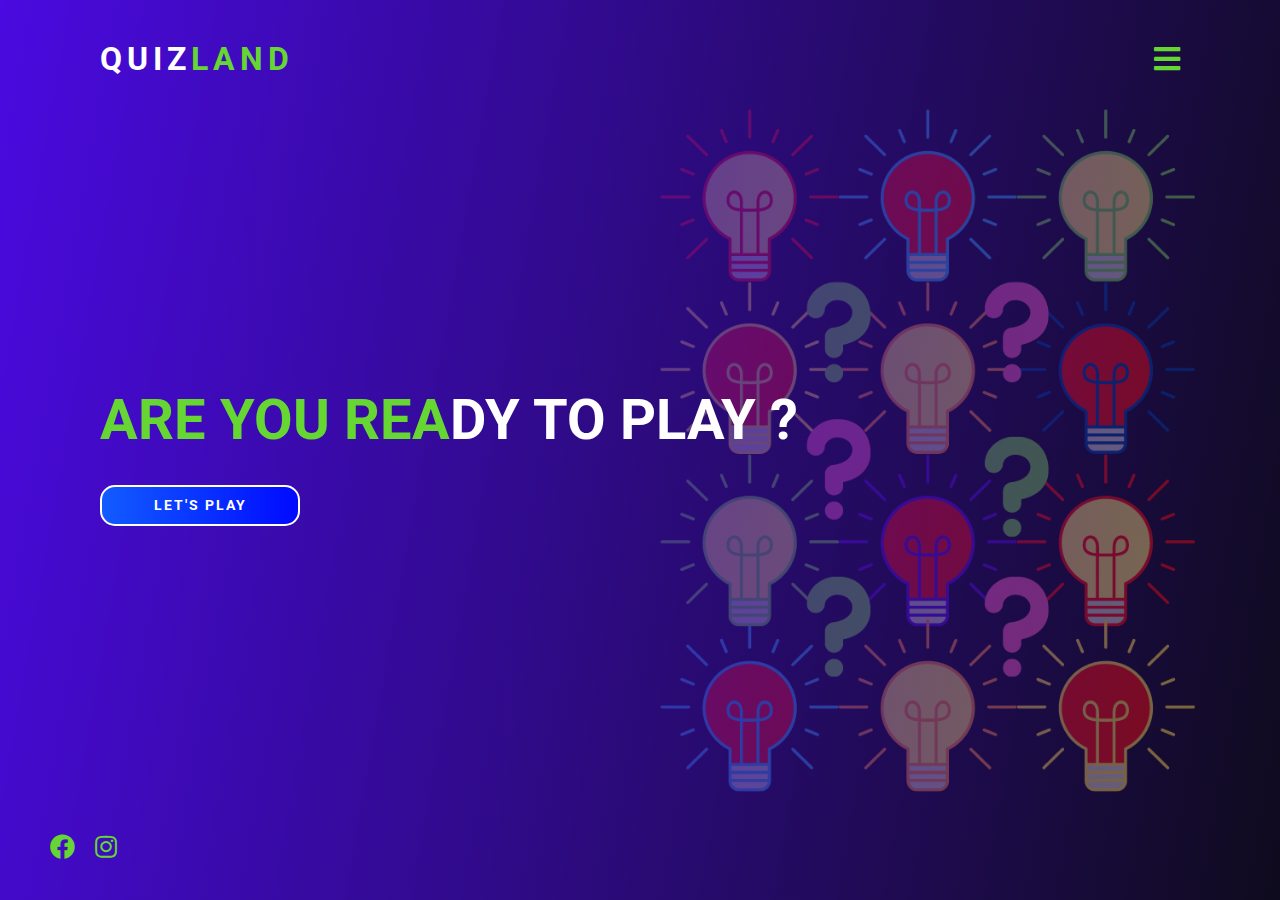
<file: index.html>
<!DOCTYPE html>
<html lang="en">

<head>
    <meta charset="UTF-8">
    <meta http-equiv="X-UA-Compatible" content="IE=edge">
    <meta name="viewport" content="width=device-width, initial-scale=1.0">
    <meta name="description" content="Quiz Land - Play your online quiz">
    <meta name="keywords" content="Games, Quiz, Sports, History, Geography">
    <meta property="og:image" content="assets/images/readme/home-page.png">
    <meta name="twitter:image" content="assets/images/readme/home-page.png">

    <!-- WEBSITE TITLE -->
    <title>QUIZ GAME</title>

    <!-- FAVICON -->
    <link rel="icon" href="assets/images/favicon1.png">

    <!-- FONT-AWESOME -->
    <link rel="stylesheet" href="https://cdnjs.cloudflare.com/ajax/libs/font-awesome/5.15.3/css/all.min.css">

    <!-- MAIN CSS -->
    <link rel="stylesheet" href="assets/css/main.css">
    <link rel="stylesheet" href="assets/css/responsive.css">
</head>

<body id="body">

    <!-- HERO SECTION -->
    <main id="hero-section" class="hero-section main-bg quiz-bg-1 flex">
        <div class="header flex">
            <h3 class="logo">Quiz<span class="interactive-color">Land</span></h3>
            <div class="toggler">
                <i class="fa fa-bars interactive-color"></i>
                <i class="fa fa-times interactive-color"></i>
            </div>
        </div>
        <div class="text">
            <h3 class="fancy-text">Are You Ready To Play ?</h3>
            <a class="btn" id="get-quiz-btn" aria-label="Go to a random quiz page to start a game">Let's Play</a>
        </div>
        <ul class="social flex flex-center">
            <li><a href="https://www.facebook.com/" target="_blank" rel="noopener"
                    aria-label="Go to the Facebook game page"><i class="fab fa-facebook interactive-color"></i></a></li>
            <li><a href="https://www.instagram.com/" target="_blank" rel="noopener"
                    aria-label="Go to the Instagram game page"><i class="fab fa-instagram interactive-color"></i></a>
            </li>
        </ul>
    </main>
    <!-- END OF HERO SECTION -->

    <!-- MENU -->
    <nav id="menu" class="menu flex-center">
        <div class="day-time-icons">
            <i class="far fa-moon"></i>
            <i class="fas fa-sun"></i>
        </div>
        <ul>
            <li><a href="pages/game-1.html" class="btn" aria-label="Go to the game sports page to start a game">
                    Quiz Sports</a></li>
            <li><a href="pages/game-2.html" class="btn" aria-label="Go to the game history page to start a game">
                    Quiz History</a></li>
            <li><a href="pages/game-3.html" class="btn" aria-label="Go to the game geography page to start a game">
                    QuizGeography</a></li>
            <li><a href="pages/scores.html" aria-label="Go to the best scores page" class="btn">
                    High Scores</a></li>
            <li class="logo-menu text-center">
                <h3 class="logo">Quiz<span class="interactive-color">
                        Land</span></h3>
            </li>
        </ul>
    </nav>
    <!-- END OF MENU -->

    <!-- MAIN JS -->
    <script src="assets/js/get-game.js"></script>
    <script src="assets/js/script.js"></script>

</body>

</html>
</file>
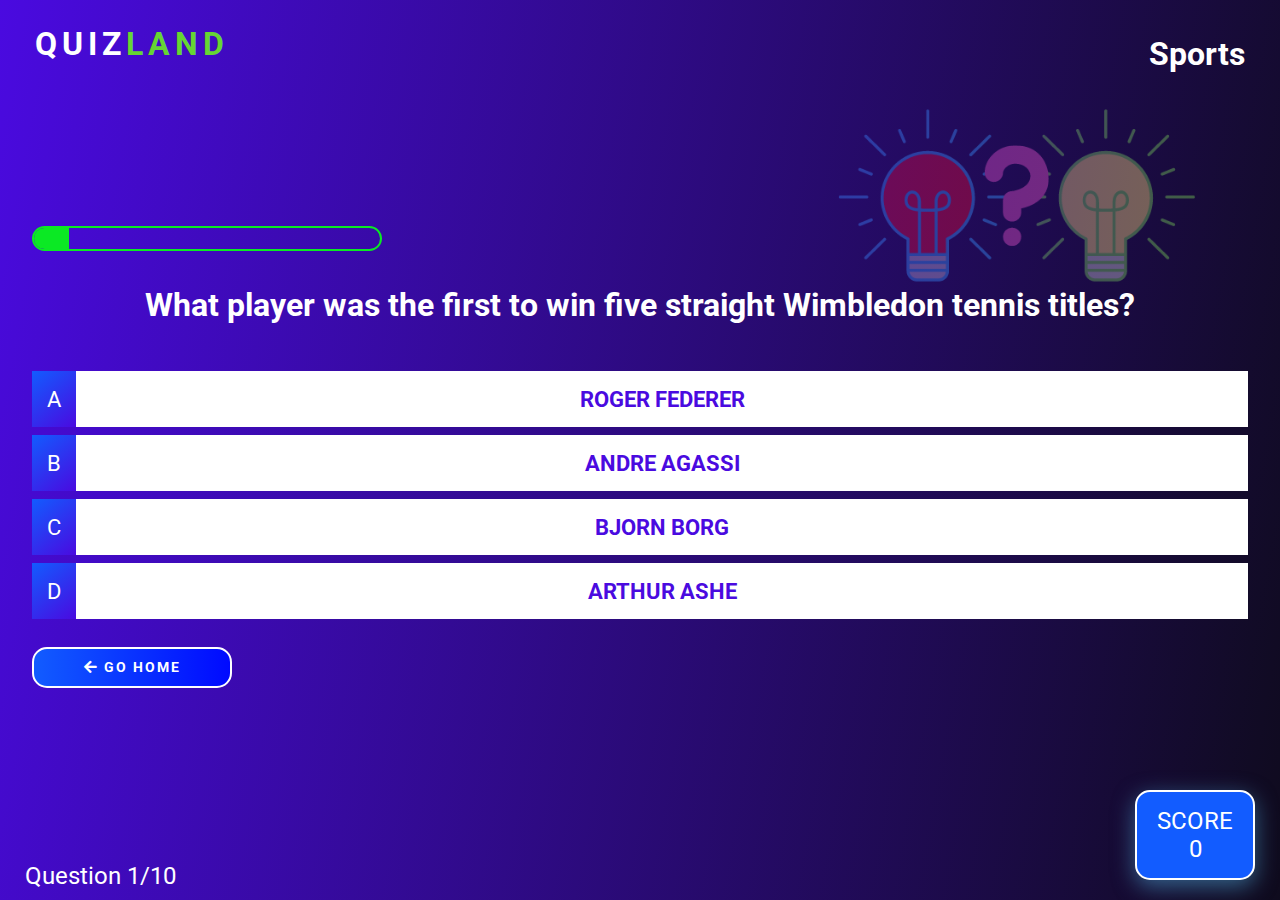
<file: pages/game-1.html>
<!DOCTYPE html>
<html lang="en">

<head>
    <meta charset="UTF-8">
    <meta http-equiv="X-UA-Compatible" content="IE=edge">
    <meta name="viewport" content="width=device-width, initial-scale=1.0">
    <meta name="description" content="Quiz Land - Play your online quiz">
    <meta name="keywords" content="Games, Quiz, Sports, History, Geography">

    <!-- WEBSITE TITLE -->
    <title>QUIZ GAME</title>

    <!-- FAVICON -->
    <link rel="icon" href="../assets/images/favicon1.png">

    <!-- FONT-AWESOME -->
    <link rel="stylesheet" href="https://cdnjs.cloudflare.com/ajax/libs/font-awesome/5.15.3/css/all.min.css">

    <!-- MAIN CSS -->
    <link rel="stylesheet" href="../assets/css/main.css">
    <link rel="stylesheet" href="../assets/css/responsive.css">
</head>

<body>
    <!-- PLAY GAME SECTION -->
    <section id="game-section" class="main-bg quiz-bg-2">
        <div class="header">
            <h3 class="logo">Quiz<span class="interactive-color">Land</span></h3>
            <h4 id="category" data-category="sports">Sports</h4>
        </div>
        <div class="container flex-center">
            <div id="game" class="justify-center flex-column">
                <div id="scoreboard">
                    <div>
                        <div id="progress-text" class="scoreboard-text">
                            Question
                        </div>
                        <div class="progress-bar">
                            <div id="progress-bar-full"></div>
                        </div>
                    </div>
                    <div class="box-score text-center ">
                        <p class="scoreboard-text">
                            Score
                        </p>
                        <p class="scoreboard-text" id="score">
                            0
                        </p>
                    </div>
                </div>
                <div class="container-questions">
                    <h2 id="question" class="text-center">Question</h2>
                    <div class="choice-container">
                        <p class="choice">A</p>
                        <p class="choice-text text-center " data-choice="1"></p>
                    </div>
                    <div class="choice-container">
                        <p class="choice">B</p>
                        <p class="choice-text text-center " data-choice="2"></p>
                    </div>
                    <div class="choice-container">
                        <p class="choice">C</p>
                        <p class="choice-text text-center " data-choice="3"></p>
                    </div>
                    <div class="choice-container">
                        <p class="choice">D</p>
                        <p class="choice-text text-center " data-choice="4"></p>
                    </div>
                    <div>
                        <a href="../index.html" class="btn" aria-label="Go to the home page"><i
                                class="fas fa-arrow-left"></i> Go Home</a>
                    </div>
                </div>
            </div>
        </div>
    </section>
    <!-- END OF PLAY GAME SECTION -->

    <!-- MAIN JS -->
    <script src="../assets/js/global.js"></script>
    <script src="../assets/js/questions-array.js"></script>
    <script src="../assets/js/game.js"></script>

</body>

</html>
</file>
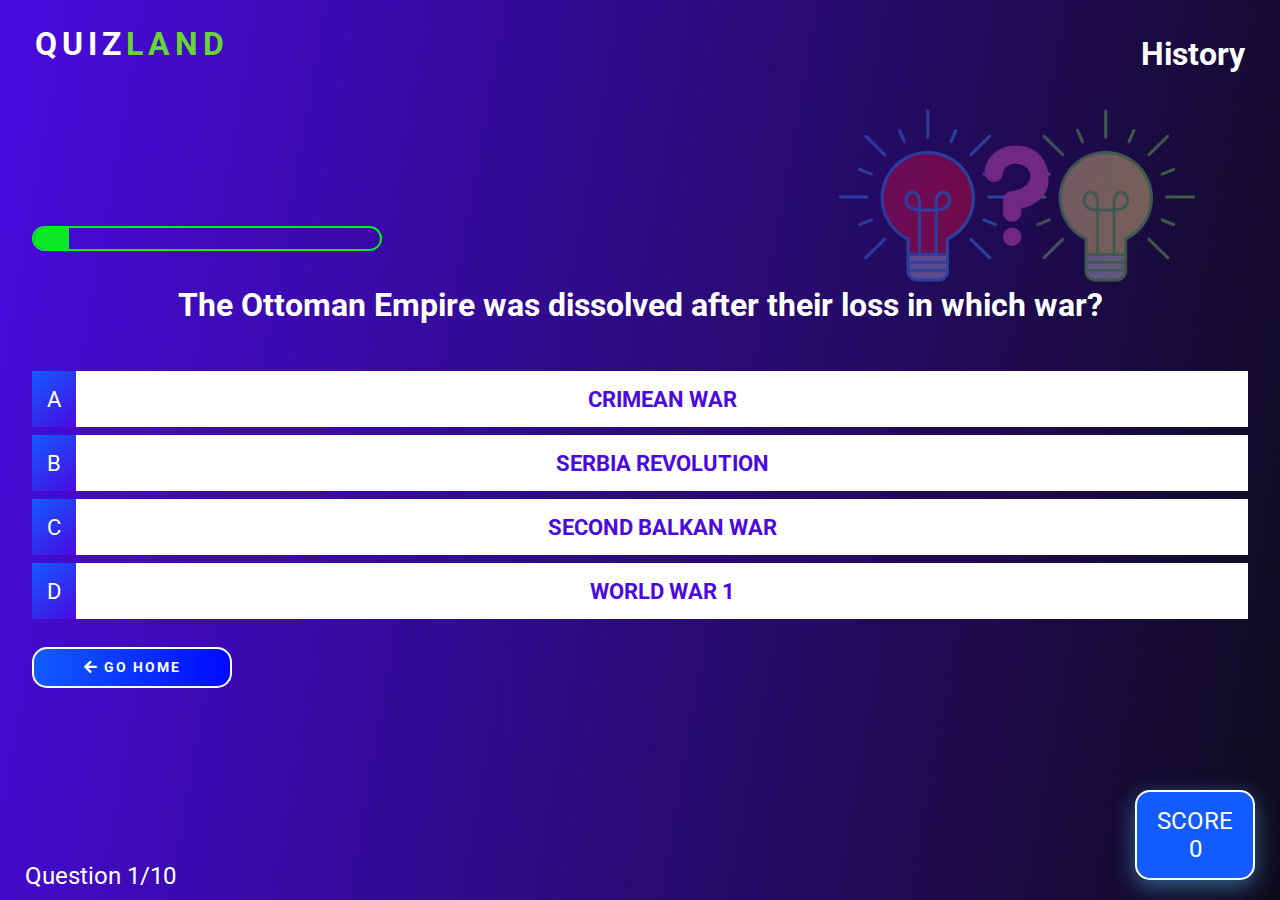
<file: pages/game-2.html>
<!DOCTYPE html>
<html lang="en">

<head>
    <meta charset="UTF-8">
    <meta http-equiv="X-UA-Compatible" content="IE=edge">
    <meta name="viewport" content="width=device-width, initial-scale=1.0">
    <meta name="description" content="Quiz Land - Play your online quiz">
    <meta name="keywords" content="Games, Quiz, Sports, History, Geography">

    <!-- WEBSITE TITLE -->
    <title>QUIZ GAME</title>

    <!-- FAVICON -->
    <link rel="icon" href="../assets/images/favicon1.png">

    <!-- FONT-AWESOME -->
    <link rel="stylesheet" href="https://cdnjs.cloudflare.com/ajax/libs/font-awesome/5.15.3/css/all.min.css">

    <!-- MAIN CSS -->
    <link rel="stylesheet" href="../assets/css/main.css">
    <link rel="stylesheet" href="../assets/css/responsive.css">
</head>

<body>
    <!-- PLAY GAME SECTION -->
    <section id="game-section" class="main-bg quiz-bg-2">
        <div class="header">
            <h3 class="logo">Quiz<span class="interactive-color">Land</span></h3>
            <h4 id="category" data-category="history">History</h4>
        </div>
        <div class="container flex-center">
            <div id="game" class="justify-center flex-column">
                <div id="scoreboard">
                    <div>
                        <div id="progress-text" class="scoreboard-text">
                            Question
                        </div>
                        <div class="progress-bar">
                            <div id="progress-bar-full"></div>
                        </div>
                    </div>
                    <div class="box-score text-center ">
                        <p class="scoreboard-text">
                            Score
                        </p>
                        <p class="scoreboard-text" id="score">
                            0
                        </p>
                    </div>
                </div>
                <div class="container-questions">
                    <h2 id="question" class="text-center">Question</h2>
                    <div class="choice-container">
                        <p class="choice">A</p>
                        <p class="choice-text text-center " data-choice="1"></p>
                    </div>
                    <div class="choice-container">
                        <p class="choice">B</p>
                        <p class="choice-text text-center " data-choice="2"></p>
                    </div>
                    <div class="choice-container">
                        <p class="choice">C</p>
                        <p class="choice-text text-center " data-choice="3"></p>
                    </div>
                    <div class="choice-container">
                        <p class="choice">D</p>
                        <p class="choice-text text-center " data-choice="4"></p>
                    </div>
                    <div>
                        <a href="../index.html" class="btn" aria-label="Go to the home page"><i
                                class="fas fa-arrow-left"></i> Go Home</a>
                    </div>
                </div>
            </div>
        </div>
    </section>
    <!-- END OF PLAY GAME SECTION -->

    <!-- MAIN JS -->
    <script src="../assets/js/global.js"></script>
    <script src="../assets/js/questions-array.js"></script>
    <script src="../assets/js/game.js"></script>

</body>

</html>
</file>
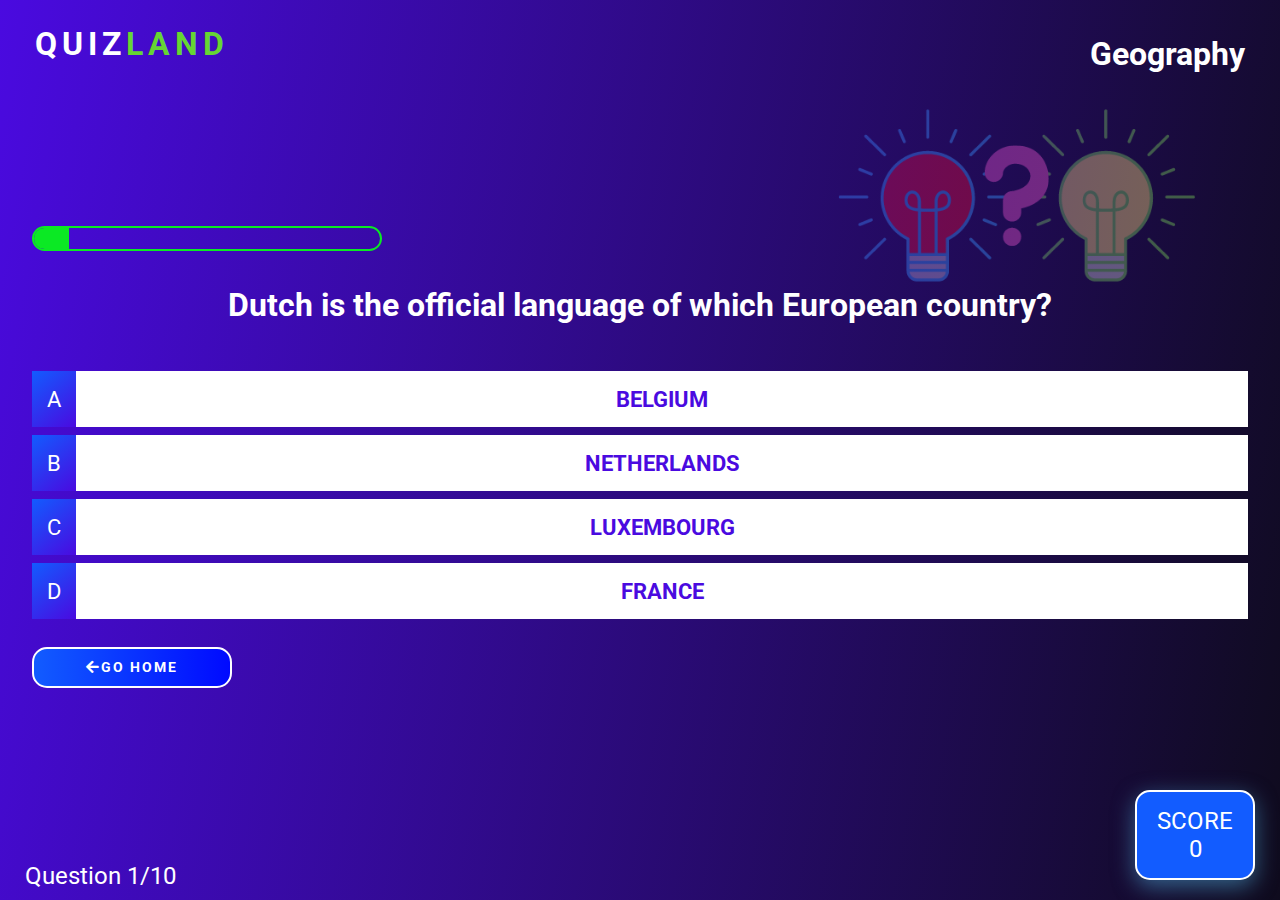
<file: pages/game-3.html>
<!DOCTYPE html>
<html lang="en">

<head>
    <meta charset="UTF-8">
    <meta http-equiv="X-UA-Compatible" content="IE=edge">
    <meta name="viewport" content="width=device-width, initial-scale=1.0">
    <meta name="description" content="Quiz Land - Play your online quiz">
    <meta name="keywords" content="Games, Quiz, Sports, History, Geography">

    <!-- WEBSITE TITLE -->
    <title>QUIZ GAME</title>

    <!-- FAVICON -->
    <link rel="icon" href="../assets/images/favicon1.png">

    <!-- FONT-AWESOME -->
    <link rel="stylesheet" href="https://cdnjs.cloudflare.com/ajax/libs/font-awesome/5.15.3/css/all.min.css">

    <!-- MAIN CSS -->
    <link rel="stylesheet" href="../assets/css/main.css">
    <link rel="stylesheet" href="../assets/css/responsive.css">
</head>

<body>
    <!-- PLAY GAME SECTION -->
    <section id="game-section" class="main-bg quiz-bg-2">
        <div class="header">
            <h3 class="logo">Quiz<span class="interactive-color">Land</span></h3>
            <h4 id="category" data-category="geography">Geography</h4>
        </div>
        <div class="container flex-center">
            <div id="game" class="justify-center flex-column">
                <div id="scoreboard">
                    <div>
                        <div id="progress-text" class="scoreboard-text">
                            Question
                        </div>
                        <div class="progress-bar">
                            <div id="progress-bar-full"></div>
                        </div>
                    </div>
                    <div class="box-score text-center ">
                        <p class="scoreboard-text">
                            Score
                        </p>
                        <p class="scoreboard-text" id="score">
                            0
                        </p>
                    </div>
                </div>
                <div class="container-questions">
                    <h2 id="question" class="text-center">Question</h2>
                    <div class="choice-container">
                        <p class="choice">A</p>
                        <p class="choice-text text-center" data-choice="1"></p>
                    </div>
                    <div class="choice-container">
                        <p class="choice">B</p>
                        <p class="choice-text text-center" data-choice="2"></p>
                    </div>
                    <div class="choice-container">
                        <p class="choice">C</p>
                        <p class="choice-text text-center" data-choice="3"></p>
                    </div>
                    <div class="choice-container">
                        <p class="choice">D</p>
                        <p class="choice-text text-center" data-choice="4"></p>
                    </div>
                    <div>
                        <a href="../index.html" class="btn" aria-label="Go to the home page"><i
                                class="fas fa-arrow-left"></i>Go Home</a>
                    </div>
                </div>
            </div>
        </div>
    </section>
    <!-- END OF PLAY GAME SECTION -->

    <!-- MAIN JS -->
    <script src="../assets/js/global.js"></script>
    <script src="../assets/js/questions-array.js"></script>
    <script src="../assets/js/game.js"></script>

</body>

</html>
</file>
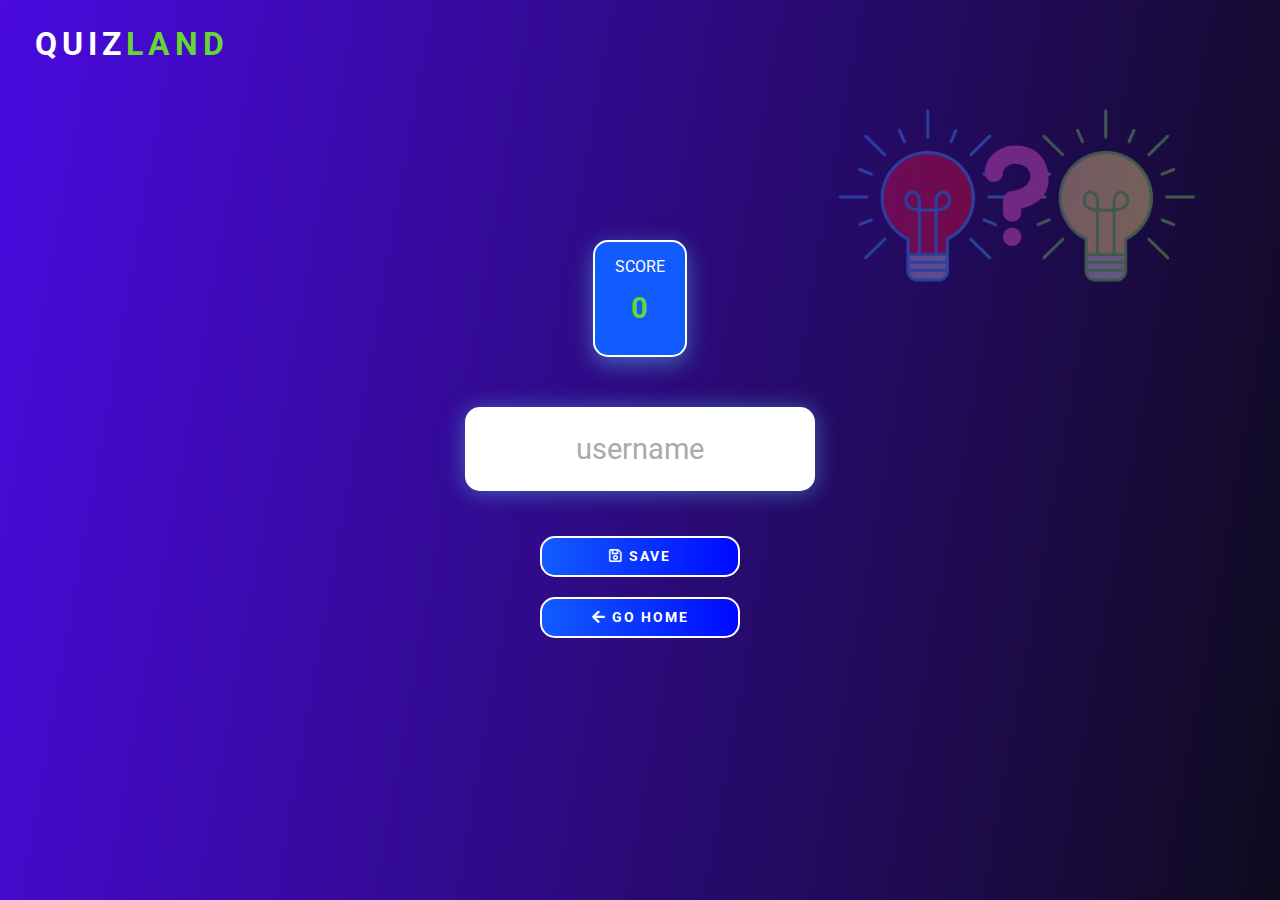
<file: pages/game-end.html>
<!DOCTYPE html>
<html lang="en">

<head>
  <meta charset="UTF-8">
  <meta name="viewport" content="width=device-width, initial-scale=1.0">
  <meta http-equiv="X-UA-Compatible" content="ie=edge">
  <meta name="description" content="Quiz Land - Play your online quiz">
  <meta name="keywords" content="Games, Quiz, Sports, History, Geography">

  <!-- WEBSITE TITLE -->
  <title>QUIZ GAME</title>

  <!-- FAVICON -->
  <link rel="icon" href="../assets/images/favicon1.png">

  <!-- FONT-AWESOME -->
  <link rel="stylesheet" href="https://cdnjs.cloudflare.com/ajax/libs/font-awesome/5.15.3/css/all.min.css">

  <!-- MAIN CSS -->
  <link rel="stylesheet" href="../assets/css/main.css">
  <link rel="stylesheet" href="../assets/css/responsive.css">
</head>

<body>

  <!-- GAME END SECTION -->
  <section id="game-end" class="main-bg quiz-bg-2">
    <h3 class="logo">Quiz<span class="interactive-color">Land</span></h3>
    <div class="container">
      <div id="end" class="flex-center flex-column">
        <div class="box-score text-center">
          Score
          <h3 id="final-score" class="title interactive-color">000</h3>
        </div>
        <form class="flex-column flex-center">
          <input class="text-center" type="text" name="username" id="username" placeholder="username" required
            maxlength="12" />
          <button type="submit" class="btn" id="save-score" onclick="saveHighScore(event)" disabled>
            <span><i class="far fa-save"></i></span> Save
          </button>
        </form>
        <a href="../index.html" class="btn" aria-label="Go to the home page"><i class="fas fa-arrow-left"></i> Go
          Home</a>
      </div>
    </div>
  </section>
  <!-- END OF GAME END SECTION -->

  <!-- MAIN JS -->
  <script src="../assets/js/global.js"></script>
  <script src="../assets/js/game-end.js"></script>

</body>

</html>
</file>
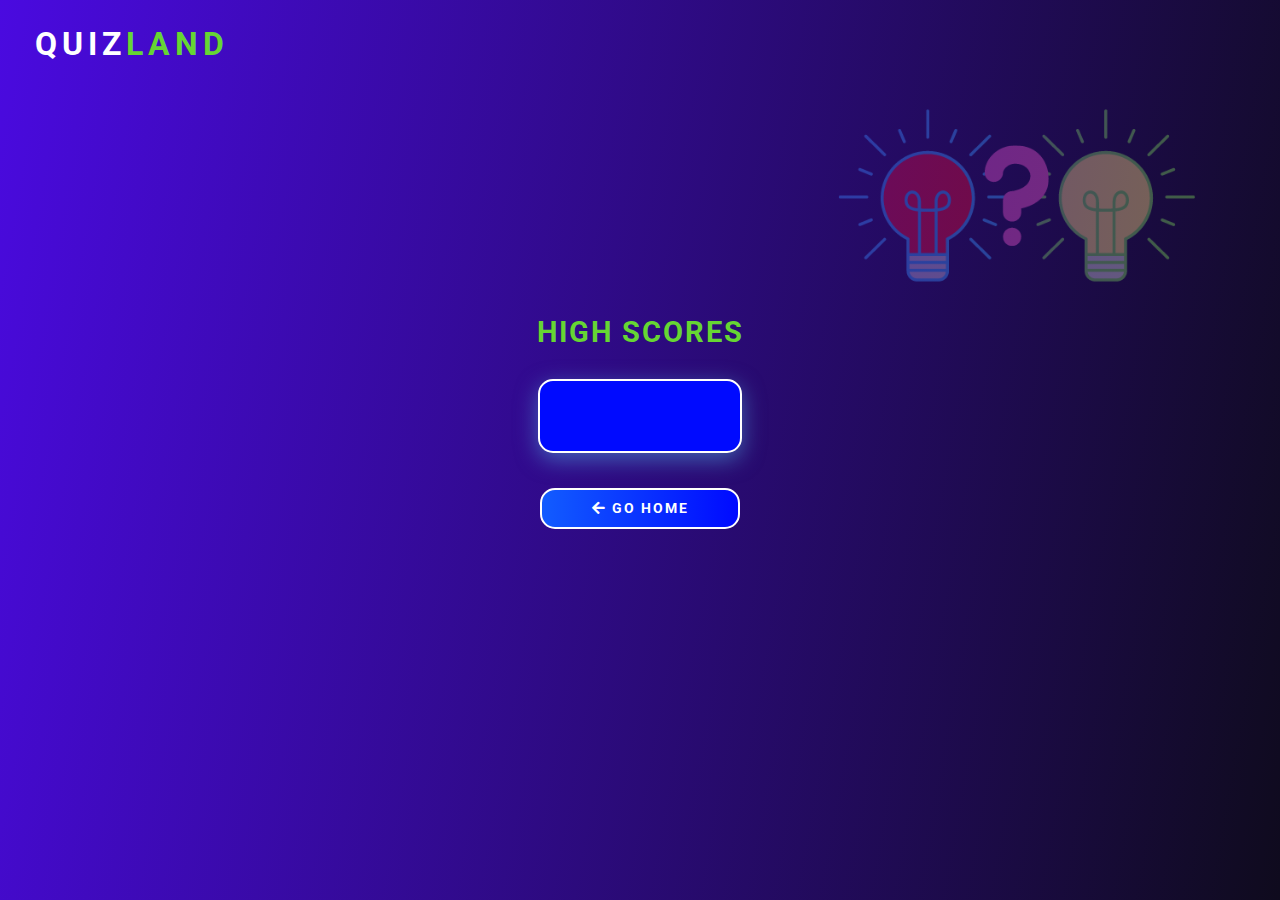
<file: pages/scores.html>
<!DOCTYPE html>
<html lang="en">

<head>
  <meta charset="UTF-8">
  <meta http-equiv="X-UA-Compatible" content="IE=edge">
  <meta name="viewport" content="width=device-width, initial-scale=1.0">
  <meta name="description" content="Quiz Land - Play your online quiz">
  <meta name="keywords" content="Games, Quiz, Sports, History, Geography">

  <!-- WEBSITE TITLE -->
  <title>QUIZ GAME</title>

  <!-- FAVICON -->
  <link rel="icon" href="../assets/images/favicon1.png">

  <!-- FONT-AWESOME -->
  <link rel="stylesheet" href="https://cdnjs.cloudflare.com/ajax/libs/font-awesome/5.15.3/css/all.min.css">

  <!-- MAIN CSS -->
  <link rel="stylesheet" href="../assets/css/main.css">
  <link rel="stylesheet" href="../assets/css/responsive.css">
</head>

<body>

  <!-- SCORES SECTION -->
  <section id="scores-page" class="main-bg quiz-bg-2">
    <h3 class="logo">Quiz<span class="interactive-color">Land</span></h3>
    <div class="container">
      <div id="highScores" class="flex-center flex-column">
        <h1 id="finalScore" class="title interactive-color">High Scores</h1>
        <div class="highscores-box">
          <ol id="highScoresList"></ol>
        </div>
        <a href="../index.html" class="btn" aria-label="Go to the home page"><i class="fas fa-arrow-left"></i> Go
          Home</a>
      </div>
    </div>
  </section>
  <!-- END OF SCORES SECTION -->

  <!-- MAIN JS -->
  <script src="../assets/js/global.js"></script>
  <script src="../assets/js/scores.js"></script>

</body>

</html>
</file>
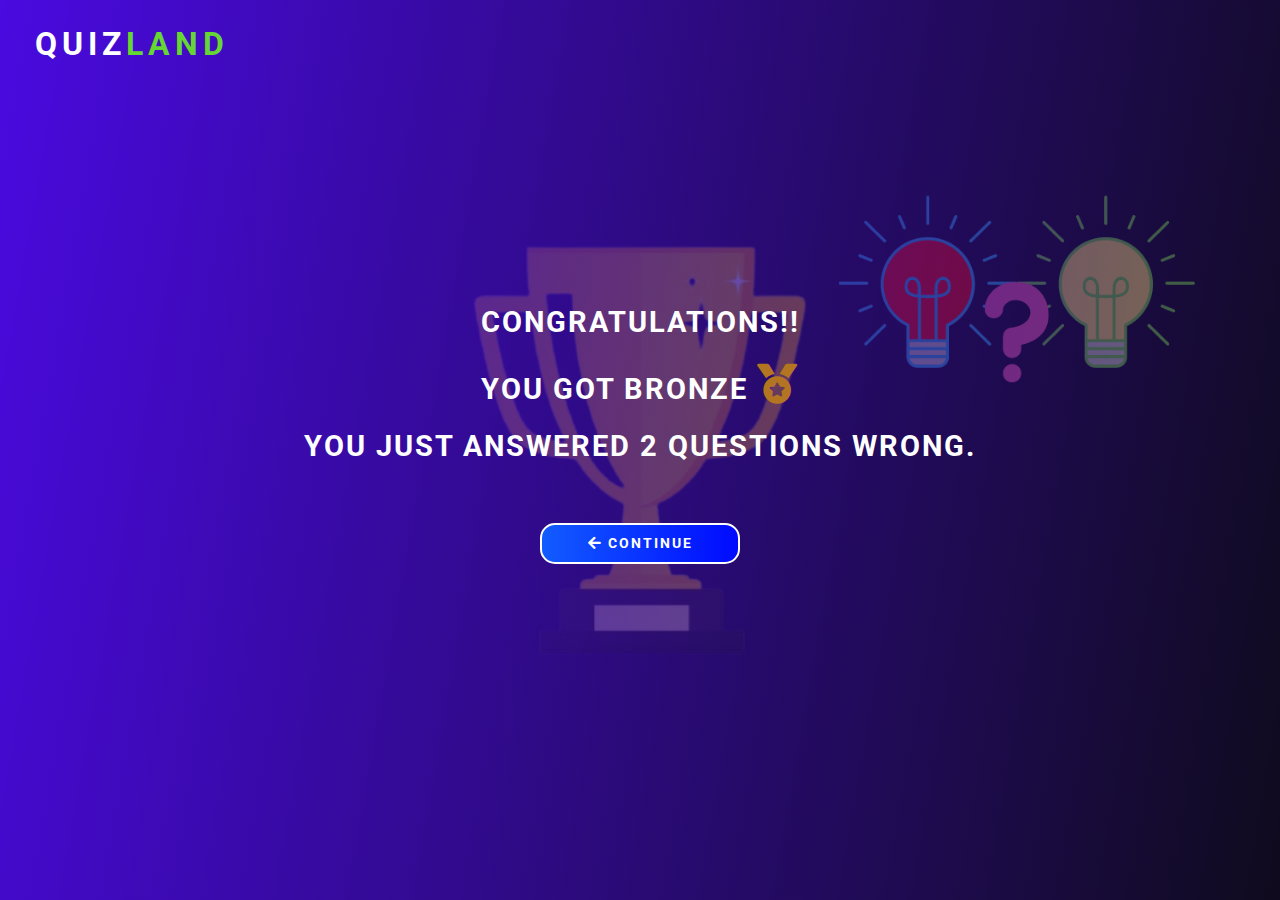
<file: pages/trophy-bronze.html>
<!DOCTYPE html>
<html lang="en">

<head>
  <meta charset="UTF-8">
  <meta name="viewport" content="width=device-width, initial-scale=1.0">
  <meta http-equiv="X-UA-Compatible" content="ie=edge">
  <meta name="description" content="Quiz Land - Play your online quiz">
  <meta name="keywords" content="Games, Quiz, Sports, History, Geography">

  <!-- WEBSITE TITLE -->
  <title>QUIZ GAME</title>

  <!-- FAVICON -->
  <link rel="icon" href="../assets/images/favicon1.png">

  <!-- FONT-AWESOME -->
  <link rel="stylesheet" href="https://cdnjs.cloudflare.com/ajax/libs/font-awesome/5.15.3/css/all.min.css">

  <!-- MAIN CSS -->
  <link rel="stylesheet" href="../assets/css/main.css">
  <link rel="stylesheet" href="../assets/css/responsive.css">
</head>

<body>
  <!-- TROPHY SECTION -->
  <section id="trophy-page" class="main-bg quiz-bg-3">
    <h3 class="logo">Quiz<span class="interactive-color">Land</span></h3>
    <div class="container">
      <div class="flex-center flex-column">
        <h3 class="title text-center">Congratulations!!<br>You got Bronze <i
            class="fas fa-medal bronze-color"></i><br>You just answered 2 questions wrong.</h3>
        <a href="./scores.html" class="btn" aria-label="Go to the scores page"><i class="fas fa-arrow-left"></i>
          Continue</a>
      </div>
    </div>
  </section>
  <!-- END OF TROPHY SECTION -->
</body>

</html>
</file>
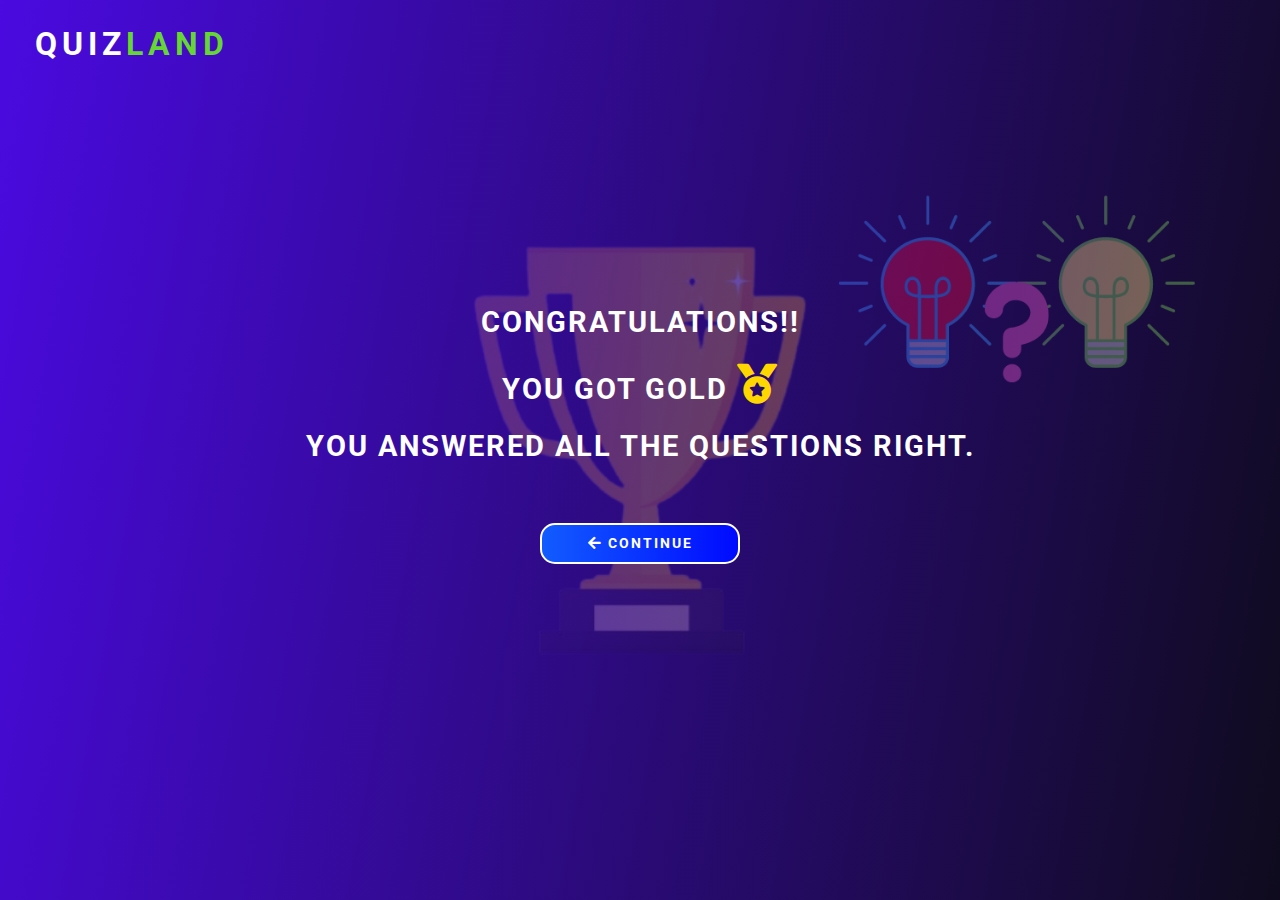
<file: pages/trophy-gold.html>
<!DOCTYPE html>
<html lang="en">

<head>
  <meta charset="UTF-8">
  <meta name="viewport" content="width=device-width, initial-scale=1.0">
  <meta http-equiv="X-UA-Compatible" content="ie=edge">
  <meta name="description" content="Quiz Land - Play your online quiz">
  <meta name="keywords" content="Games, Quiz, Sports, History, Geography">

  <!-- WEBSITE TITLE -->
  <title>QUIZ GAME</title>

  <!-- FAVICON -->
  <link rel="icon" href="../assets/images/favicon1.png">

  <!-- FONT-AWESOME -->
  <link rel="stylesheet" href="https://cdnjs.cloudflare.com/ajax/libs/font-awesome/5.15.3/css/all.min.css">

  <!-- MAIN CSS -->
  <link rel="stylesheet" href="../assets/css/main.css">
  <link rel="stylesheet" href="../assets/css/responsive.css">
</head>

<body>
  <!-- TROPHY SECTION -->
  <section id="trophy-page" class="main-bg quiz-bg-3">
    <h3 class="logo">Quiz<span class="interactive-color">Land</span></h3>
    <div class="container">
      <div class="flex-center flex-column">
        <h3 class="title text-center">Congratulations!!<br>You got Gold <i class="fas fa-medal gold-color"></i><br>You
          answered all the questions right.</h3>
        <a href="./scores.html" class="btn" aria-label="Go to the scores page"><i class="fas fa-arrow-left"></i>
          Continue</a>
      </div>
    </div>
  </section>
  <!-- END OF TROPHY SECTION -->

</body>

</html>
</file>
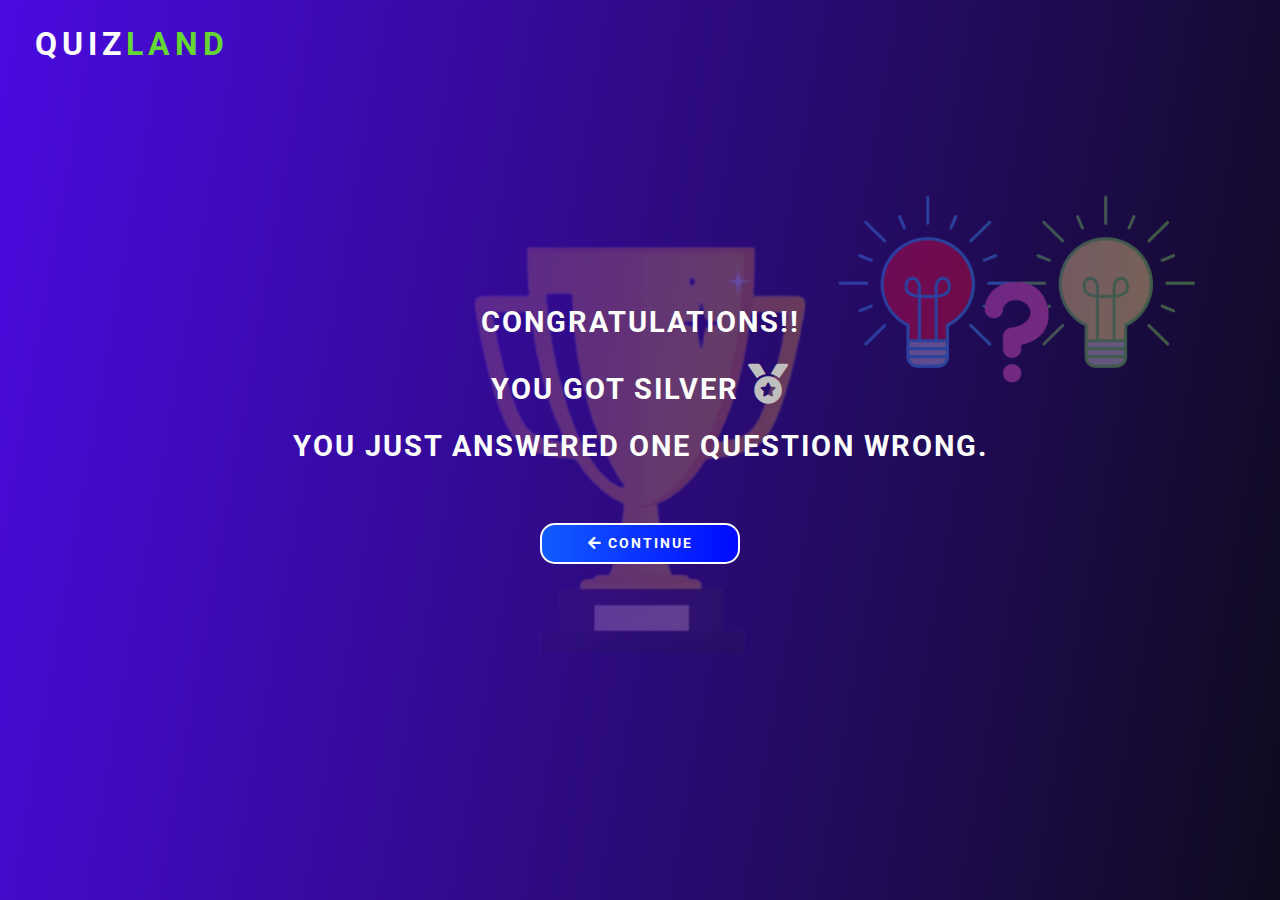
<file: pages/trophy-silver.html>
<!DOCTYPE html>
<html lang="en">

<head>
  <meta charset="UTF-8">
  <meta name="viewport" content="width=device-width, initial-scale=1.0">
  <meta http-equiv="X-UA-Compatible" content="ie=edge">
  <meta name="description" content="Quiz Land - Play your online quiz">
  <meta name="keywords" content="Games, Quiz, Sports, History, Geography">

  <!-- WEBSITE TITLE -->
  <title>QUIZ GAME</title>

  <!-- FAVICON -->
  <link rel="icon" href="../assets/images/favicon1.png">

  <!-- FONT-AWESOME -->
  <link rel="stylesheet" href="https://cdnjs.cloudflare.com/ajax/libs/font-awesome/5.15.3/css/all.min.css">

  <!-- MAIN CSS -->
  <link rel="stylesheet" href="../assets/css/main.css">
  <link rel="stylesheet" href="../assets/css/responsive.css">
</head>

<body>
  <!-- TROPHY SECTION -->
  <section id="trophy-page" class="main-bg quiz-bg-3">
    <h3 class="logo">Quiz<span class="interactive-color">Land</span></h3>
    <div class="container">
      <div class="flex-center flex-column">
        <h3 class="title text-center">Congratulations!!<br>You got Silver <i
            class="fas fa-medal silver-color"></i><br>You just answered one question wrong.</h3>
        <a href="./scores.html" class="btn" aria-label="Go to the scores page"><i class="fas fa-arrow-left"></i>
          Continue</a>
      </div>
    </div>
  </section>
  <!-- END OF TROPHY SECTION -->

</body>

</html>
</file>
<file: assets/css/main.css>
/* GOOGLE FONT */
@import url('https://fonts.googleapis.com/css2?family=Roboto:ital,wght@0,400;0,500;0,700;1,900&display=swap');

/*******************************
*                              *
*        GENERAL STYLES        *
*                              *
*******************************/
:root {
  --blue-light-color: rgb(18, 92, 255);
  --blue-media-color: rgb(0, 10, 255);
  --purple-light-color: rgb(74, 10, 224);
  --purple-color: rgb(30, 22, 59);
  --interactive-color: rgb(102, 214, 51);
  --white-color: rgb(255, 255, 255);
  --green-color: rgb(11, 233, 36);
  --black-color: rgb(14, 7, 7);
  --red-color: rgb(220, 53, 69);
}

* {
  margin: 0;
  padding: 0;
  box-sizing: border-box;
  font-family: 'Roboto', sans-serif;
  text-decoration: none;
}

body.active {
  background: var(--black-color);
  color:  var(--white-color);
}

.main-bg {
  background: var(--purple-color);
  background-position: 20%;
  background-size: contain;
  background-repeat: no-repeat;
}

.quiz-bg-1 {
  background-image: linear-gradient(
    280deg,
    rgba(0, 0, 0, 0.5),
    var(--purple-light-color)
  ),
  url(../images/quiz-bg-1.png);
}

.quiz-bg-2 {
  background-image: linear-gradient(
    280deg,
    rgba(0, 0, 0, 0.5),
    var(--purple-light-color)
  ),
  url(../images/quiz-bg-2.png);
}

.quiz-bg-3 {
  background-image: linear-gradient(
    280deg,
    rgba(0, 0, 0, 0.5),
    var(--purple-light-color)
  ),
  url(../images/quiz-bg-3.png);
}

.logo {
  text-transform: uppercase;
  cursor: pointer;
  letter-spacing: 5px;
  font-size: clamp(1rem, 5vw, 2rem);
}

.interactive-color {
  color: var(--interactive-color) !important;
}

.gold-color {
 color: rgb(255, 215, 0);
}

.silver-color {
  color: rgb(191, 191, 191);
}

.bronze-color {
  color: rgb(180, 117, 35);
}

.container {
  width: 100%;
  height: 92vh;
  display: flex;
  max-width: 80rem;
  margin: 0 auto;
  padding: 2rem;
}

.container > * {
  width: 100%;
}

.flex {
  display: flex;
}

.flex-column {
  display: flex;
  flex-direction: column;
}

.flex-center {
  justify-content: center;
  align-items: center;
}

.justify-center {
  justify-content: center;
}

.text-center {
  text-align: center;
}

#scores-page,
#game-section,
#game-end,
#trophy-page {
  height: 100vh;
}

#scores-page .logo,
#game-section .logo,
#game-end .logo,
#trophy-page .logo {
  position: absolute;
  top: 25px;
  left: 35px;
}

.btn {
  margin-top: 20px;
  display: inline-block;
  width: 200px;
  padding: 10px 25px;
  border: 2px solid var(--white-color);
  background: linear-gradient(
    90deg,
    var(--blue-light-color) 0%,
    var(--blue-media-color) 100%
  );
  border-radius: 15px;
  color: var(--white-color);
  text-transform: uppercase;
  text-align: center;
  font-size: clamp(0.5rem, 5vw, 0.9rem);
  letter-spacing: 2px;
  font-weight: 700;
  transition: 0.5s;
  cursor: pointer;
}

.btn:hover {
  background: linear-gradient(
    180deg,
    var(--blue-media-color) 0%,
    var(--blue-light-color) 100%
  );
  box-shadow: 0 0.4rem 1.4rem 0 rgba(0, 114, 244, 0.6);
  transform: scale(1.03);
  transition: transform 150ms;
  color: var(--interactive-color);
}

.box-score {
  background: var(--blue-light-color);
  box-shadow: 0 0.4rem 1.4rem 0 rgba(86, 185, 235, 0.5);
  border: 2px solid var(--white-color);
  border-radius: 15px;
  padding: 15px 20px;
  margin-top: 50px;
  color: var(--white-color);
  text-transform: uppercase;
}

.title {
  font-size: clamp(1.3rem, 5vw, 1.8rem);
  padding: 15px;
  color: var(--white-color);
  text-transform: uppercase;
  letter-spacing: 2px;
}

.fa-moon,
.fa-sun {
  font-size: 1.5rem;
  position: absolute;
  top: 40px;
  left: 25px;
}

.fa-sun.active {
  display: none;
  color: var(--purple-color);
}

.fa-moon.active {
  display: none;
}

span {
  transition: all 0.4s ease;
}

span.fade {
  color: var(--interactive-color);
}

.correct-text{
  color: var(--interactive-color)!important;
}

.incorrect-text{
 color: var(--red-color)!important;
}

.correct {
 background-color: var(--interactive-color)!important;
}

.incorrect {
 background-color: var(--red-color)!important;
}


/*******************************
*                              *
*           HOME PAGE          *
*                              *
*******************************/
#hero-section{
  background-position: 80%;
  position: absolute;
  right: 0;
  width: 100%;
  height: 100vh;
  padding: 100px;
  justify-content: space-between;
  align-items: center;
  color: var(--white-color);
  z-index: 2;
  transition: all 0.8s;
}

#hero-section .header {
  position: absolute;
  top: 0;
  left: 0;
  width: 100%;
  padding: 40px 100px;
  z-index: 1000;
  justify-content: space-between;
  align-items: center;
}

#hero-section .toggler .fa {
  position: relative;
  font-size: 30px;
  cursor: pointer;
}

#hero-section .toggler .fa-times {
  display: none;
  transition: 0.8s !important;
}

#hero-section .text {
  position: relative;
  z-index: 10;
  transition: 1.1s;
}

#hero-section.active {
  margin-left: 850px;
}

#hero-section .text h3 {
  font-size: clamp(1.4rem, 5vw, 3.5rem);
  font-weight: 700;
  padding: 25px 0;
  line-height: 2.5rem;
  text-transform: uppercase;
}

#hero-section .text p {
  font-size: 1.1rem;
  font-weight: 400;
  margin: 20px 0;
  max-width: 700px;
}

#hero-section .social {
  position: absolute;
  bottom: 40px;
  left: 50px;
  z-index: 10;
  list-style: none;
}

#hero-section .social .fab {
  margin-right: 20px;
  font-size: 25px;
  color: var(--white-color);
  transition: 0.5s;
}

#hero-section .social .fab:hover {
  filter: invert(5);
}

#hero-section.active {
  right: 300px;
}

#hero-section .fa-times.active {
  display: block !important;
}

#hero-section .fa.active {
  display: none;
}

#menu {
  position: absolute;
  top: 0;
  right: 150px;
  width: 300px;
  height: 100%;
  display: flex;
  transition: all 0.8s;
}

#menu.active {
  right: 0;
}

#menu ul {
  list-style: none;
  position: relative;
}

#menu .logo-menu .logo {
  margin-top: 60px;
  font-size: 1.2rem;
}

#menu .btn {
  width: 225px;
}

/*******************************
*                              *
*          GAME PAGE           *
*                              *
*******************************/
#game-section {
  color: var(--white-color);
}

#game-section .header h4 {
  position: absolute;
  top: 35px;
  right: 35px;
  font-size: clamp(1rem, 5vw, 2rem);
}

#game-section .choice-container {
  display: flex;
  margin-bottom: 0.5rem;
  width: 100%;
  font-size: 1.4rem;
  background-color: var(--white-color);
}

#game-section .choice-container:hover {
  cursor: pointer;
  box-shadow: 0 0.4rem 1.4rem 0 rgba(86, 185, 235, 0.5);
  transform: translateY(-0.1rem);
  transition: transform 150ms;
}

#game-section .choice {
  padding: 25px;
  background: linear-gradient(
    140deg,
    var(--blue-light-color),
    var(--purple-light-color)
  );
  color: white;
  margin: 0;
}

#game-section .choice-text {
  padding: 25px;
  text-transform: uppercase;
  font-weight: 700;
  width: 100%;
  color: var(--purple-light-color);
}

#game-section .container-questions h2 {
  margin:0 0  58px;
  height: 70px;
  font-size: clamp(1.1rem, 5vw, 2rem);
  color: var(--white-color);
}

#game-section #scoreboard {
  display: flex;
  justify-content: space-between;
}

#game-section #scoreboard .scoreboard-text {
  font-size: clamp(1.2rem, 5vw, 1.8rem);
}

#game-section #progress-text {
  position: absolute;
  bottom: 25px;
  left: 25px;
}

#game-section #scoreboard .progress-bar {
  width: 350px;
  height: 30px;
  border: 2px solid var(--green-color);
  margin: 35px 0;
  border-radius: 50px;
  overflow: hidden;
}

#game-section #scoreboard .box-score {
  position: absolute;
  bottom: 25px;
  right: 25px;
}

#game-section #progress-bar-full {
  height: 100%;
  background-color: var(--green-color);
  width: 0;
}

/*******************************
*                              *
*       GAME END PAGE          *
*                              *
*******************************/
#game-end {
  color: var(--white-color);
}
#game-end .box-score {
  margin-bottom: 50px;
}

#game-end form {
  width: 100%;
}

#game-end form input {
  margin-bottom: 25px;
  width: 350px;
  padding: 25px;
  font-size: 1.8rem;
  border: none;
  box-shadow: 0 0.1rem 1.4rem 0 rgba(86, 185, 235, 0.5);
  border-radius: 15px;
  cursor: pointer;
}

#game-end form input::placeholder {
  color: #aaa;
}

/*******************************
*                              *
*        SCORES PAGE           *
*                              *
*******************************/
#scores-page {
  color: var(--white-color);
}

#scores-page .highscores-box {
  background: var(--blue-media-color);
  box-shadow: 0 0.4rem 1.4rem 0 rgba(86, 185, 235, 0.5);
  margin: 35px;
  padding: 35px 100px;
  border: 2px solid var(--white-color);
  border-radius: 15px;
}

#scores-page ol li {
  color: var(--white-color);
  margin-bottom: 15px;
  font-size: 2rem;
}

/*******************************
*                              *
*        TROPHY PAGE           *
*                              *
*******************************/
#trophy-page {
  color: var(--white-color);
}

#trophy-page .fa-medal{
  font-size :clamp(2.5rem, 5vw, 1.8rem);
  margin: 25px 0;
}

#trophy-page .container .title {
  margin: 25px 0;
  font-size: clamp(1.8rem, 5vw, 1rem);
}
</file>
<file: assets/css/responsive.css>
/*******************************
    ******** MEDIA QUERIES *********
    *******************************/

  @media screen and (min-width: 1000px) and (max-width: 1400px) {
    /*******************************
    *                              *
    *          QUIZ PAGE           *
    *                              *
    *******************************/
    #game-section #scoreboard .progress-bar {
      height: 25px;
      margin: 85px 0 35px;
    }
  
    #game-section .container-questions h2 {
      margin-bottom: 15px;
    }
  
    #game-section .choice-text,
    #game-section .choice {
      padding: 15px;
    }
  
    #game-section #scoreboard .scoreboard-text {
      bottom: 10px;
      font-size: 1.5rem !important;
    }
  
    #game-section #scoreboard .box-score {
      bottom: 20px;
    }

    /*******************************
    *                              *
    *        SCORES PAGE           *
    *                              *
    *******************************/
    #scores-page .highscores-box {
      margin:15px 0;
    }
  
    #scores-page ol li {
      margin-bottom: 5px;
      font-size: 1.7rem;
    }
  }

  @media screen and (max-width: 920px) {
   /*******************************
   *                              *
   *       GAME END PAGE          *
   *                              *
   *******************************/
    #game-end .box-score {
      padding: 10px 40px;
    }
    #game-end form {
      width: 100%;
    }
  
    #game-end form input {
      width: 200px;
      padding: 15px;
      font-size: 1rem;
      margin: -35px 0 5px;
    }
  
    #game-end .btn {
      font-size: 0.8rem;
      margin: 10px;
    }

    /*******************************
    *                              *
    *        SCORES PAGE           *
    *                              *
    *******************************/
    #scores-page .highscores-box {
        margin: 5px;
        padding: 15px 50px;
      }
    
      #scores-page ol li {
        margin-bottom: 5px;
        font-size: 1.3rem;
      }
   }

@media screen and (max-width: 798px) {
    /*******************************
    *                              *
    *           HOME PAGE          *
    *                              *
    *******************************/
    #hero-section .header {
      padding: 40px;
    }
  
    #hero-section .text h2 {
      font-size: 3rem;
    }
  
    #hero-section .text h3 {
      font-size: 2rem;
    }
  
    .text.active {
      margin-left: 0px;
    }
  
  /*******************************
  *                              *
  *          QUIZ PAGE           *
  *                              *
  *******************************/
    #game-section .header h4 {
      top: 23px;
    }
  
    #game-section .choice-text,
    #game-section .choice {
      padding: 10px;
    }

    /*******************************
    *                              *
    *        TROPHY PAGE           *
    *                              *
    *******************************/
    #trophy-page .container .title {
      margin: 25px 0;
      font-size: 1.3rem;
    }
  }

  @media screen and (max-width: 500px) {
    /*******************************
    *                              *
    *          HOME PAGE           *
    *                              *
    *******************************/
  
    #hero-section.active {
      right: 500px;
    }
  
    #hero-section .fa-times.active {
      left: 500px;
    }
    
    #menu {
      width: 100%;
    }

    /*******************************
     *                              *
     *          QUIZ PAGE           *
     *                              *
     *******************************/
    #game-section .choice-text {
      font-size: 1.2rem!important;
    }

    /*******************************
    *                              *
    *        SCORES PAGE           *
    *                              *
    *******************************/
    #scores-page ol li {
      margin-bottom: 5px;
      font-size: 1rem;
    }

    #scores-page  .highscores-box {
      padding: 25px 40px;
    }

    #game-section .container-questions h2 {
      margin: 0 0 35px;
    }

    /*******************************
    *                              *
    *        TROPHY PAGE           *
    *                              *
    *******************************/
    #trophy-page .container .title {
      font-size: 1.2rem;
    }
  }

  @media screen and (max-width: 400px) {
    /*******************************
    *                              *
    *          QUIZ PAGE           *
    *                              *
    *******************************/
    #game-section .header h4 {
      top: 23px;
    }
  
    #game-section .container-questions .btn {
      padding: 10px 5px;
      width: 150px;
    }
  
    #game-section #scoreboard .progress-bar {
      width: 300px;
      height: 25px;
    }

  }

  @media screen and (max-width: 340px) {
    /*******************************
    *                              *
    *          QUIZ PAGE           *
    *                              *
    *******************************/
    #game-section .choice-container {
      height: 50px;
    }
  
    #game-section .choice-text {
      padding: 14px;
    }
  
    #game-section .choice {
      padding: 12px;
    }
  
    #game-section #scoreboard .progress-bar {
      width: 250px !important;
      height: 15px !important;
      margin: 70px 0 -5px;
    }

    #game-section .container-questions h2 {
      margin: 25px 0 15px!important;
    }
  
    #game-section #scoreboard .scoreboard-text {
      font-size: 0.8rem !important;
      bottom: 10px;
    }
    
    #game-section #scoreboard .box-score {
      bottom: 10px;
    }

    #game-section .btn {
      margin-top: 5px;
      font-size: 0.8rem;
    }
  }

  @media screen and (max-height: 425px) {
    /*******************************
    *                              *
    *        GENERAL STYLES        *
    *                              *
    *******************************/
    .fa-moon, 
    .fa-sun {
      top: 30px;
      left: 12px;
  }

    /*******************************
    *                              *
    *          HOME PAGE           *
    *                              *
    *******************************/
    #menu .logo-menu .logo {
      margin-top: 10px;
    }
  }

  @media screen and (max-height:340px) {
    /*******************************
    *                              *
    *           HOME PAGE          *
    *                              *
    *******************************/
    #hero-section .social {
      bottom: 20px;
    }
  }
    /*******************************
    **** LANDSCAPE ORIENTATION *****
    *******************************/

  @media screen and (max-width: 768px) and (min-width:768px) and (max-height: 320px) and (min-height:320px) {
    /*******************************
    *                              *
    *          QUIZ PAGE           *
    *                              *
    *******************************/
    #game-section #scoreboard .progress-bar {
      height: 15px!important;
      margin: 60px 0 15px!important;
    }
  
    #game-section .choice-container {
      height: 30px!important;
    }
  
    #game-section .choice-text,
    #game-section .choice {
      padding: 4px 10px!important;
      font-size: 1.1rem;
    }
  
    #game-section #scoreboard .scoreboard-text {
      font-size: 1rem !important;
    }
  
    #game-section #scoreboard .box-score {
      bottom: 10px!important;

    }
  }

   /* iphone 6 / 7 / 8*/
   @media screen and (max-width: 667px) and (max-height: 375px) {
    /*******************************
    *                              *
    *          QUIZ PAGE           *
    *                              *
    *******************************/
    #game-section #scoreboard .progress-bar {
      height: 20px;
      margin: 125px 0 15px;
    }
  }
  
  /* iphone 6 / 7 / 8 plus */
  @media screen and (width: 736px) and (height: 414px) {
    /*******************************
    *                              *
    *        GENERAL STYLES        *
    *                              *
    *******************************/
    .logo {
      font-size: 1rem;
    }
  
    /*******************************
    *                              *
    *          QUIZ PAGE           *
    *                              *
    *******************************/
    #game-section .header h4 {
      font-size: 1rem;
    }
  
    #game-section #scoreboard .progress-bar {
      height: 20px;
      margin: 75px 0 15px;
    }
  
    #game-section .container-questions h2 {
      font-size: 1.2rem;
      margin-bottom: -20px;
    }
  
    #game-section .choice-container {
      height: 40px;
    }
  
    #game-section .choice-text,
    #game-section .choice {
      padding: 10px;
    }
  
    #game-section #scoreboard .scoreboard-text {
      left: 350px;
      bottom: 25px;
      font-size: 1.2rem !important;
    }
  
    #game-section #scoreboard .box-score {
      bottom: 8px;
      padding: 10px 40px;
    }
  }

   /* iphone X */
   @media screen and (max-width: 812px) and (max-height: 375px) {
    /*******************************
    *                              *
    *        GENERAL STYLES        *
    *                              *
    *******************************/
    .logo {
      font-size: 1rem;
    }
  
    /*******************************
    *                              *
    *          QUIZ PAGE           *
    *                              *
    *******************************/
    #game-section .header h4 {
      font-size: 1rem;
    }
  
    #game-section #scoreboard .progress-bar {
      height: 20px;
      margin: 85px 0 5px;
    }
  
    #game-section .container-questions h2 {
      font-size: 1.2rem;
      margin: 15px 0 -35px;
    }
  
    #game-section .choice-container {
      height: 40px;
    }
  
    #game-section .choice-text,
    #game-section .choice {
      padding: 10px;
    }
  
    #game-section #scoreboard .scoreboard-text {
      left: 350px;
      bottom: 25px;
      font-size: 1rem !important;
    }
  
    #game-section #scoreboard .box-score {
      bottom: 5px;
      padding: 5px 40px;
    }
  
    #game-section .container-questions .btn {
      margin: 5px;
    }
  }

   /* blackberry z30 / galaxy Note 3 / microsoft lumia 950 / motorola G4 nexus 5*/
   @media screen and (max-width: 640px) and (max-height: 360px) {
    /*******************************
    *                              *
    *        GENERAL STYLES        *
    *                              *
    *******************************/
    .logo {
      font-size: 1rem;
    }
  
    /*******************************
    *                              *
    *          QUIZ PAGE           *
    *                              *
    *******************************/
    #game-section .header h4 {
      font-size: 1rem;
    }
  
    #game-section #scoreboard .progress-bar {
      height: 20px;
      margin: 75px 0 -10px;
    }
  
    #game-section .container-questions h2 {
      font-size: 1.2rem;
      margin-bottom: -35px;
    }
  
    #game-section .choice-container {
      height: 40px;
    }
  
    #game-section .choice-text,
    #game-section .choice {
      padding: 10px;
    }
  
    #game-section#scoreboard .scoreboard-text {
      left: 350px;
      bottom: 25px;
      font-size: 1.2rem !important;
    }
  
    #game-section#scoreboard .box-score {
      bottom: 8px;
      padding: 10px 40px;
    }
  }

   /* galaxy x20 */
   @media screen and (max-width: 915px) and (max-height: 412px) {
    /*******************************
    *                              *
    *        GENERAL STYLES        *
    *                              *
    *******************************/
    .logo {
      font-size: 1rem;
    }
  
    /*******************************
    *                              *
    *          QUIZ PAGE           *
    *                              *
    *******************************/
    #game-section .header h4 {
      font-size: 1rem;
    }
  
    #game-section #scoreboard .progress-bar {
      height: 20px;
      margin: 75px 0 15px;
    }
  
    #game-section .container-questions h2 {
      font-size: 1.2rem;
      margin-bottom: -20px;
    }
  
    #game-section .choice-container {
      height: 40px;
    }
  
    #game-section .choice-text,
    #game-section .choice {
      padding: 10px;
    }
    #game-section #scoreboard .scoreboard-text {
      left: 350px;
      bottom: 25px;
      font-size: 1.2rem !important;
    }
  
    #game-section #scoreboard .box-score {
      bottom: 8px;
      padding: 10px 40px;
    }
  }

   /* galaxy s8 */
   @media screen and (max-width: 740px) and (max-height: 360px) {
    /*******************************
    *                              *
    *        GENERAL STYLES        *
    *                              *
    *******************************/
    .logo {
      font-size: 1rem;
    }
  
    /*******************************
    *                              *
    *          QUIZ PAGE           *
    *                              *
    *******************************/
    #game-section .header h4 {
      font-size: 1rem;
    }
  
    #scoreboard .progress-bar {
      height: 20px;
      margin: 75px 0 -10px;
    }
  
    #game-section .container-questions h2 {
      font-size: 1.1rem;
      margin-bottom: -35px;
    }
  
    #game-section .choice-container {
      height: 40px;
    }
  
    #game-section .choice-text,
    #game-section .choice {
      padding: 10px;
    }
  
    #game-section #scoreboard .scoreboard-text {
      left: 350px;
      bottom: 25px;
      font-size: 1.2rem !important;
    }
  
    #game-section #scoreboard .box-score {
      bottom: 8px;
      padding: 10px 40px;
    }
  }

  /* LG L70 / Nexus 4*/
  @media screen and (max-width: 640px) and (max-height: 384px) {
    /*******************************
    *                              *
    *        GENERAL STYLES        *
    *                              *
    *******************************/
    .logo {
      font-size: 1rem;
    }
  
    /*******************************
    *                              *
    *          QUIZ PAGE           *
    *                              *
    *******************************/
    #game-section .header h4 {
      font-size: 1rem;
    }
  
    #game-section #scoreboard .progress-bar {
      height: 20px;
      margin: 75px 0 15px;
    }
  
    #game-section .container-questions h2 {
      font-size: 1.1rem;
      margin-bottom: -25px;
    }
  
    #game-section .choice-container {
      height: 40px;
    }
  
    #game-section .choice-text,
    #game-section .choice {
      padding: 10px;
    }
  
    #game-section #scoreboard .scoreboard-text {
      left: 280px;
      bottom: 25px;
      font-size: 1rem !important;
    }
  
    #game-section #scoreboard .box-score {
      bottom: 4px;
      padding: 8px 40px;
    }
  
    #game-section .container-questions .btn {
      margin: 5px;
    }
  }

   /* nokia N9 L70 */
   @media screen and (max-width: 854px) and (min-width: 854px) and (max-height: 480px) and (min-height: 480px) {
    /*******************************
    *                              *
    *        GENERAL STYLES        *
    *                              *
    *******************************/
    .logo {
      font-size: 1rem;
    }
  
    /*******************************
    *                              *
    *          QUIZ PAGE           *
    *                              *
    *******************************/
    #game-section .header h4 {
      font-size: 1rem;
    }
  
    #game-section #scoreboard .progress-bar {
      height: 20px;
      margin: 75px 0 15px;
    }
  
    #game-section .container-questions h2 {
      font-size: 1.1rem;
      margin-bottom: -25px;
    }
  
    #game-section .choice-container {
      height: 40px;
    }
  
    #game-section .choice-text,
    #game-section .choice {
      padding: 10px;
    }
  
    #game-section #scoreboard .scoreboard-text {
      left: 300px;
      bottom: 15px;
      font-size: 1.2rem !important;
    }
  
    #game-section #scoreboard .box-score {
      bottom: 15px;
      padding: 8px 40px;
    }
  }

  /* nokia lumia 520*/
  @media screen and (max-width: 533px) and (max-height: 320px) {
    /*******************************
    *                              *
    *        GENERAL STYLES        *
    *                              *
    *******************************/
    .logo {
      font-size: 1rem;
    }
  
    /*******************************
    *                              *
    *          QUIZ PAGE           *
    *                              *
    *******************************/
    #game-section .header h4 {
      font-size: 1rem;
    }
  
    #game-section #scoreboard .progress-bar {
      height: 15px !important;
      margin: 85px 0 15px !important;
    }
  
    #game-section .container-questions h2 {
      font-size: 1.1rem;
      margin-bottom: -20px !important;
    }
  
    #game-section .choice-container {
      height: 40px;
    }
  
    #game-section .choice-text,
    #game-section .choice {
      padding: 10px;
    }
  
    #game-section #scoreboard .scoreboard-text {
      left: 280px;
      bottom: 25px;
      font-size: 1rem !important;
    }
  
    #game-section #scoreboard .box-score {
      bottom: 4px;
      padding: 8px 40px;
    }
  
    #game-section .container-questions .btn {
      margin: 5px;
    }
  }

  /* pixel 2 xl*/
  @media screen and (max-width: 823px) and (max-height: 411px) {
    /*******************************
    *                              *
    *        GENERAL STYLES        *
    *                              *
    *******************************/
    .logo {
      font-size: 1rem;
    }
  
    /*******************************
    *                              *
    *          QUIZ PAGE           *
    *                              *
    *******************************/
    #game-section .header h4 {
      font-size: 1rem;
    }
  
    #scoreboard .progress-bar {
      height: 20px;
      margin: 80px 0 15px;
    }
  
    #game-section .container-questions h2 {
      font-size: 1rem;
      margin: -5px 0 -27px;
    }
  
    #game-section .choice-container {
      height: 30px;
    }
  
    #game-section .choice-text,
    #game-section .choice {
      padding: 5px;
      font-size: 1rem;
    }
  
    #game-section #scoreboard .scoreboard-text {
      left: 280px;
      bottom: 25px;
      font-size: 0.8rem !important;
    }
  
    #game-section #scoreboard .box-score {
      bottom: 4px;
      padding: 6px 40px;
    }
  
    #game-section .container-questions .btn {
      margin: 5px;
      font-size: 0.8rem;
    }
  }

  /* iphone 5S */
  @media screen and (max-width: 568px) and (max-height: 320px) {
    /*******************************
    *                              *
    *        GENERAL STYLES        *
    *                              *
    *******************************/
    .logo {
      font-size: 1rem;
    }
  
    /*******************************
    *                              *
    *          QUIZ PAGE           *
    *                              *
    *******************************/
    #game-section .header h4 {
      font-size: 1rem;
    }
  
    #game-section #scoreboard .progress-bar {
      height: 20px;
      margin: 75px 0 -5px;
    }
  
    #game-section .container-questions h2 {
        font-size: 0.8rem;
        margin: 17px 0 -29px;
    }
    
    #game-section .choice-container {
      height: 25px;
    }
  
    #game-section .choice-text,
    #game-section .choice {
      padding: 5px;
      font-size: 1rem;
    }
  
    #game-section #scoreboard .scoreboard-text {
      left: 220px;
      bottom: 25px;
      font-size: 0.8rem !important;
    }
  
    #game-section #scoreboard .box-score {
      bottom: 4px;
      padding: 8px 40px;
    }
  
    #game-section .container-questions .btn {
      margin: 5px;
      font-size: 0.8rem;
      width: 150px;
    }
  
    /*******************************
    *                              *
    *        SCORES PAGE           *
    *                              *
    *******************************/
    #scores-page .highscores-box {
      margin: -10px;
      padding: 15px 40px;
    }

    #scores-page .title{
      font-size: 1rem;
    }

    #scores-page .btn {
      padding: 10px;
      font-size: 0.8rem;
    }
  }

   /* nexus 7 */
   @media screen and (min-width: 960px) and (max-width: 960px) and (min-height: 600px) and (max-height: 600px) {
    /*******************************
    *                              *
    *        GENERAL STYLES        *
    *                              *
    *******************************/
    .logo {
      font-size: 1.2rem;
    }
  
    /*******************************
    *                              *
    *          QUIZ PAGE           *
    *                              *
    *******************************/
    #game-section .header h4 {
      font-size: 1rem;
    }
  
    #game-section #scoreboard .progress-bar {
      height: 25px;
      margin: 25px;
    }
  
    #game-section .container-questions h2 {
      font-size: 1.8rem;
      margin-bottom: 15px;
    }
  
    #game-section .choice-container {
      height: 35px;
    }
  
    #game-section .choice-text,
    #game-section .choice {
      padding: 10px;
      font-size: 1rem;
    }
  
    #game-section #scoreboard .box-score {
      bottom: 50px;
      padding: 8px 40px;
    }
  }

  /* galaxy s9 */
  @media screen and (min-width: 658px) and (max-width: 658px) and (min-height: 320px) and (max-height: 320px) {
    /*******************************
    *                              *
    *          QUIZ PAGE           *
    *                              *
    *******************************/
    #game-section .choice-container {
      height: 30px;
    }
  
    #game-section .choice-text,
    #game-section .choice {
      padding: 6px;
      font-size: 1rem;
    }
  
    /*******************************
    *                              *
    *        SCORES PAGE           *
    *                              *
    *******************************/
    #scores-page .highscores-box {
      margin: -10px;
    }
  }

   /* iphone xr */
   @media screen and (min-width: 896px) and (max-width: 896px) and (min-height: 414px) and (max-height: 414px) {
    /*******************************
    *                              *
    *        GENERAL STYLES        *
    *                              *
    *******************************/
    .logo {
      font-size: 1.2rem;
    }
  
    /*******************************
    *                              *
    *          QUIZ PAGE           *
    *                              *
    *******************************/
    #game-section #scoreboard .progress-bar {
      height: 25px;
      margin: 80px 0 -10px;
    }
  
    #game-section .container-questions h2 {
      font-size: 1.5rem;
      margin: 25px 0 -15px;
    }
  
    #game-section .choice-container {
      height: 35px;
    }
  
    #game-section .choice-text,
    #game-section .choice {
      padding: 10px;
      font-size: 1rem;
    }
  
    #game-section #scoreboard .scoreboard-text {
      font-size: 1rem;
      left: 280px;
    }
  
    #game-section #scoreboard .box-score {
      bottom: 5px;
      padding: 8px 40px;
    }
  }
</file>
